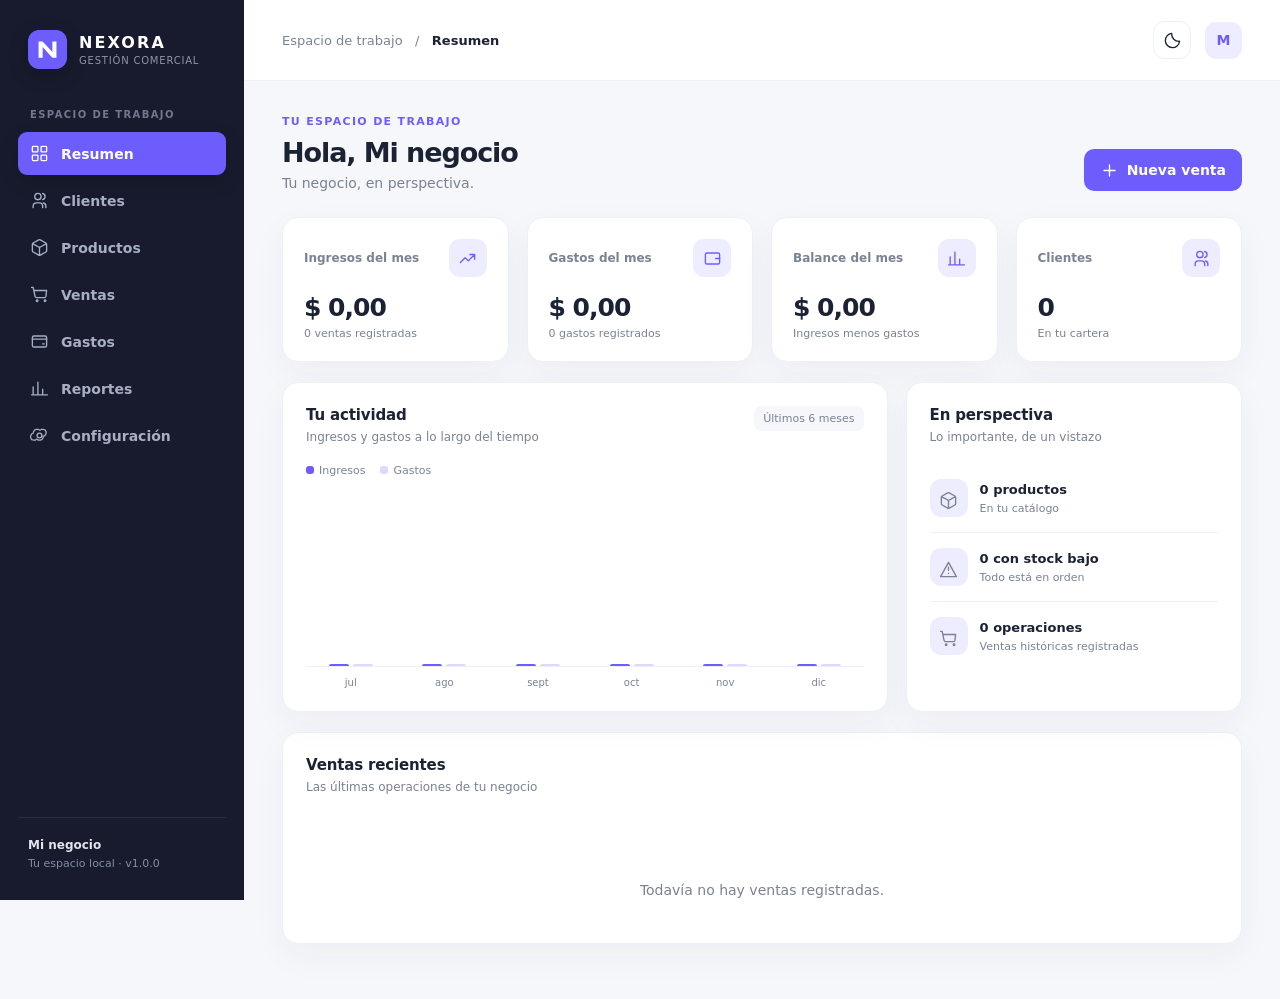
<file: index.html>
<!doctype html>
<html lang="es-AR">
<head>
  <meta charset="utf-8">
  <meta name="viewport" content="width=device-width, initial-scale=1">
  <meta name="theme-color" content="#111827">
  <title>NEXORA</title>
  <link rel="stylesheet" href="nexora-core/styles.css">
</head>
<body>
  <div id="app"><div class="loading">Preparando tu espacio de trabajo…</div></div>
  <script src="clientes/demo/config.js"></script>
  <script src="nexora-core/storage.js"></script>
  <script src="nexora-core/modulos/dashboard.js"></script>
  <script src="nexora-core/modulos/clientes.js"></script>
  <script src="nexora-core/modulos/productos.js"></script>
  <script src="nexora-core/modulos/ventas.js"></script>
  <script src="nexora-core/modulos/gastos.js"></script>
  <script src="nexora-core/modulos/reportes.js"></script>
  <script src="nexora-core/modulos/ajustes.js"></script>
  <script src="nexora-core/app.js"></script>
</body>
</html>
</file>
<file: nexora-core/styles.css>
:root{font-family:system-ui,sans-serif;color-scheme:light;--accent:#6d5dfc;--accent-soft:#eeecff;--bg:#f6f7fb;--surface:#fff;--text:#1b2234;--muted:#7a8293;--line:#edf0f5;--sidebar:#171b2d;--shadow:0 12px 35px rgba(31,39,68,.045)}
*{box-sizing:border-box}body{margin:0;background:var(--bg);color:var(--text);font-size:14px}button,input,select{font:inherit}button{cursor:pointer}button:focus-visible,input:focus-visible,select:focus-visible,a:focus-visible{outline:3px solid #a69cff;outline-offset:2px}a{color:inherit;text-decoration:none}.loading{padding:40px;color:var(--muted)}
body.dark{color-scheme:dark;--bg:#111422;--surface:#1b2031;--text:#f2f3f8;--muted:#a1a8b8;--line:#30374a;--sidebar:#0d101c;--shadow:none;--accent-soft:#302d58}
.shell{min-height:100vh;display:grid;grid-template-columns:244px minmax(0,1fr)}.sidebar{background:var(--sidebar);color:#c3c6d3;display:flex;flex-direction:column;padding:30px 18px;position:sticky;top:0;height:100vh}.brand{display:flex;align-items:center;gap:12px;padding:0 10px 40px;color:#fff}.brand-mark{display:grid;place-items:center;width:39px;height:39px;border-radius:12px;background:var(--accent);font-size:21px;font-weight:800;box-shadow:0 6px 20px #0003}.brand-mark img{width:100%;height:100%;object-fit:contain;border-radius:10px}.brand-name{font-weight:800;letter-spacing:.13em;font-size:16px}.brand-sub{font-size:10px;letter-spacing:.08em;text-transform:uppercase;color:#8f95ab;margin-top:3px}.nav-label{font-size:10px;letter-spacing:.14em;font-weight:700;color:#70788f;padding:0 12px;margin:0 0 12px}.nav{display:grid;gap:4px}.nav button{display:flex;align-items:center;gap:12px;border:0;background:transparent;color:#a8afc2;padding:12px;border-radius:9px;text-align:left;width:100%;font-weight:550}.nav button:hover,.nav button.active{background:#ffffff10;color:#fff}.nav button.active{background:var(--accent);box-shadow:0 7px 20px #0002}.icon{width:19px;height:19px;display:inline-flex;align-items:center;justify-content:center;flex:none}.icon svg{width:19px;height:19px;stroke:currentColor;fill:none;stroke-width:1.7;stroke-linecap:round;stroke-linejoin:round}.sidebar-bottom{margin-top:auto;border-top:1px solid #ffffff14;padding:20px 10px 0}.sidebar-bottom strong{display:block;color:#e3e5ee;font-size:12px}.sidebar-bottom span{display:block;font-size:11px;color:#858ca2;margin-top:5px}
.main{min-width:0}.topbar{height:81px;background:var(--surface);border-bottom:1px solid var(--line);display:flex;justify-content:space-between;align-items:center;padding:0 38px}.breadcrumb{font-size:13px;color:var(--muted)}.breadcrumb strong{color:var(--text);font-weight:650}.top-actions{display:flex;align-items:center;gap:14px}.icon-button{width:38px;height:38px;border:1px solid var(--line);border-radius:11px;background:var(--surface);color:var(--text);display:grid;place-items:center}.avatar{width:37px;height:37px;border-radius:11px;background:var(--accent-soft);color:var(--accent);display:grid;place-items:center;font-weight:800}.workspace{padding:34px 38px 55px;max-width:1600px;margin:auto}.page-heading{display:flex;justify-content:space-between;align-items:flex-end;gap:16px;margin-bottom:26px}.eyebrow{font-size:11px;font-weight:750;color:var(--accent);text-transform:uppercase;letter-spacing:.12em;margin-bottom:9px}.page-heading h1{font-size:27px;letter-spacing:-.04em;margin:0 0 7px}.page-heading p{margin:0;color:var(--muted)}.button{border:0;border-radius:10px;padding:11px 16px;font-weight:650;display:inline-flex;align-items:center;justify-content:center;gap:8px;background:var(--accent);color:#fff;min-height:42px}.button:hover{filter:brightness(.95)}.button.secondary{background:var(--surface);color:var(--text);border:1px solid var(--line)}.button.danger{background:#fcebec;color:#c54d59}.button.small{font-size:12px;min-height:34px;padding:7px 10px}
.notice{display:flex;gap:12px;align-items:center;background:#fff9eb;color:#876928;border:1px solid #f5e7be;border-radius:12px;padding:12px 15px;font-size:12px;margin-bottom:24px}.notice strong{color:#74561d}.dark .notice{background:#342d1e;color:#e4cd95;border-color:#55482b}.dark .notice strong{color:#f2d89a}.notice button{margin-left:auto;white-space:nowrap;color:inherit;background:transparent;border:0;text-decoration:underline;font-weight:700}.grid{display:grid;gap:18px}.stats{grid-template-columns:repeat(4,minmax(0,1fr));margin-bottom:20px}.card{background:var(--surface);border:1px solid var(--line);border-radius:16px;box-shadow:var(--shadow)}.stat{padding:21px}.stat-top{display:flex;justify-content:space-between;align-items:center;color:var(--muted);font-size:12px;font-weight:600}.stat-icon{display:grid;place-items:center;width:38px;height:38px;border-radius:11px;background:var(--accent-soft);color:var(--accent)}.stat-value{font-size:25px;letter-spacing:-.04em;font-weight:750;margin:16px 0 5px;overflow-wrap:anywhere}.stat-note{font-size:11px;color:var(--muted)}.dashboard-grid{grid-template-columns:minmax(0,1.8fr) minmax(280px,1fr);margin-bottom:20px}.panel{padding:23px}.panel-head{display:flex;justify-content:space-between;align-items:flex-start;gap:12px;margin-bottom:20px}.panel-head h2{font-size:15px;margin:0 0 6px;letter-spacing:-.01em}.panel-head p{font-size:12px;color:var(--muted);margin:0}.pill{font-size:11px;padding:6px 9px;border-radius:7px;background:var(--bg);color:var(--muted);white-space:nowrap}.chart{height:190px;display:flex;align-items:flex-end;gap:12px;padding:12px 4px 0;border-bottom:1px solid var(--line)}.chart-col{height:100%;flex:1;display:flex;align-items:flex-end;justify-content:center;gap:4px;position:relative}.bar{width:min(20px,36%);border-radius:5px 5px 0 0;background:var(--accent);min-height:2px}.bar.expense{background:#dcd8ff}.dark .bar.expense{background:#7770ae}.chart-labels{display:flex;gap:12px;padding:10px 4px 0;color:var(--muted);font-size:10px;text-align:center}.chart-labels span{flex:1}.legend{display:flex;gap:15px;color:var(--muted);font-size:11px}.dot{display:inline-block;width:8px;height:8px;border-radius:3px;background:var(--accent);margin-right:5px}.dot.light{background:#dcd8ff}.insight{padding:15px 0;border-bottom:1px solid var(--line);display:flex;gap:12px;align-items:center}.insight:last-child{border:0}.insight-icon{width:38px;height:38px;border-radius:11px;background:var(--accent-soft);color:var(--accent);display:grid;place-items:center}.insight strong{display:block;font-size:13px}.insight span{color:var(--muted);display:block;font-size:11px;margin-top:5px}
.toolbar{display:flex;gap:10px;flex-wrap:wrap;margin-bottom:18px}.toolbar input,.toolbar select{max-width:280px}.field,input,select{width:100%}input,select{border:1px solid var(--line);background:var(--surface);color:var(--text);border-radius:9px;padding:10px 12px;min-height:41px}input::placeholder{color:var(--muted)}.table-wrap{overflow:auto}table{width:100%;border-collapse:collapse;text-align:left;white-space:nowrap}th{font-size:10px;letter-spacing:.09em;text-transform:uppercase;color:var(--muted);font-weight:700;padding:14px 18px;background:var(--bg)}td{border-top:1px solid var(--line);padding:15px 18px;font-size:12px}td strong{font-size:13px}.status{border-radius:20px;padding:5px 9px;background:#e9f8ef;color:#339965;font-size:10px;font-weight:700}.status.warn{background:#fff3dc;color:#b5791c}.empty{text-align:center;padding:42px 20px;color:var(--muted);line-height:1.6}.actions{display:flex;gap:7px}.section-title{font-size:15px;margin:0 0 17px}.two-col{grid-template-columns:1fr 1fr}.diagnostic-list{display:grid;grid-template-columns:1fr 1fr;gap:16px}.diagnostic-list div{border-bottom:1px solid var(--line);padding-bottom:12px}.diagnostic-list span{display:block;color:var(--muted);font-size:11px;margin-bottom:6px}.diagnostic-list strong{overflow-wrap:anywhere}
dialog{border:1px solid var(--line);border-radius:18px;padding:0;background:var(--surface);color:var(--text);width:min(650px,calc(100% - 28px));max-height:90vh;box-shadow:0 20px 80px #0004}dialog::backdrop{background:#101425aa}.modal-head{display:flex;justify-content:space-between;align-items:center;padding:22px 24px;border-bottom:1px solid var(--line)}.modal-head h2{margin:0;font-size:18px}.modal-body{padding:23px 24px;overflow:auto;max-height:calc(90vh - 150px)}.form-grid{display:grid;grid-template-columns:1fr 1fr;gap:15px}.field label{display:block;font-size:12px;font-weight:650;margin-bottom:7px}.field.full{grid-column:1/-1}.modal-footer{display:flex;justify-content:flex-end;gap:10px;padding:16px 24px;border-top:1px solid var(--line)}.sale-line{display:grid;grid-template-columns:1fr 100px auto;gap:8px;margin-bottom:10px}.help{font-size:11px;color:var(--muted);line-height:1.5}.toast{position:fixed;right:24px;bottom:24px;padding:14px 18px;border-radius:10px;color:#fff;background:#252c3e;box-shadow:0 10px 35px #0003;z-index:10;max-width:calc(100% - 48px)}.toast.error{background:#9e3441}.mobile-menu{display:none}
@media(max-width:1100px){.stats{grid-template-columns:repeat(2,1fr)}.dashboard-grid{grid-template-columns:1fr}.workspace{padding:28px}.topbar{padding:0 28px}}
@media(max-width:700px){.shell{display:block}.sidebar{position:fixed;z-index:5;left:0;top:0;width:244px;transform:translateX(-100%);transition:transform .2s;box-shadow:0 0 0 100vmax #0000;pointer-events:none}.sidebar.open{transform:translateX(0);box-shadow:0 0 0 100vmax #0008;pointer-events:auto}.mobile-menu{display:grid}.topbar{height:66px;padding:0 16px}.workspace{padding:23px 16px 40px}.page-heading{align-items:flex-start}.page-heading h1{font-size:23px}.page-heading .button{font-size:12px;padding:9px}.stats{gap:10px}.stat{padding:15px}.stat-value{font-size:20px}.stat-top{font-size:11px}.panel{padding:18px}.two-col{grid-template-columns:1fr}.notice{align-items:flex-start;flex-wrap:wrap}.notice button{margin-left:31px}.form-grid{grid-template-columns:1fr}.field.full{grid-column:auto}.sale-line{grid-template-columns:1fr 76px auto}.diagnostic-list{grid-template-columns:1fr}.breadcrumb{font-size:12px}}
</file>
